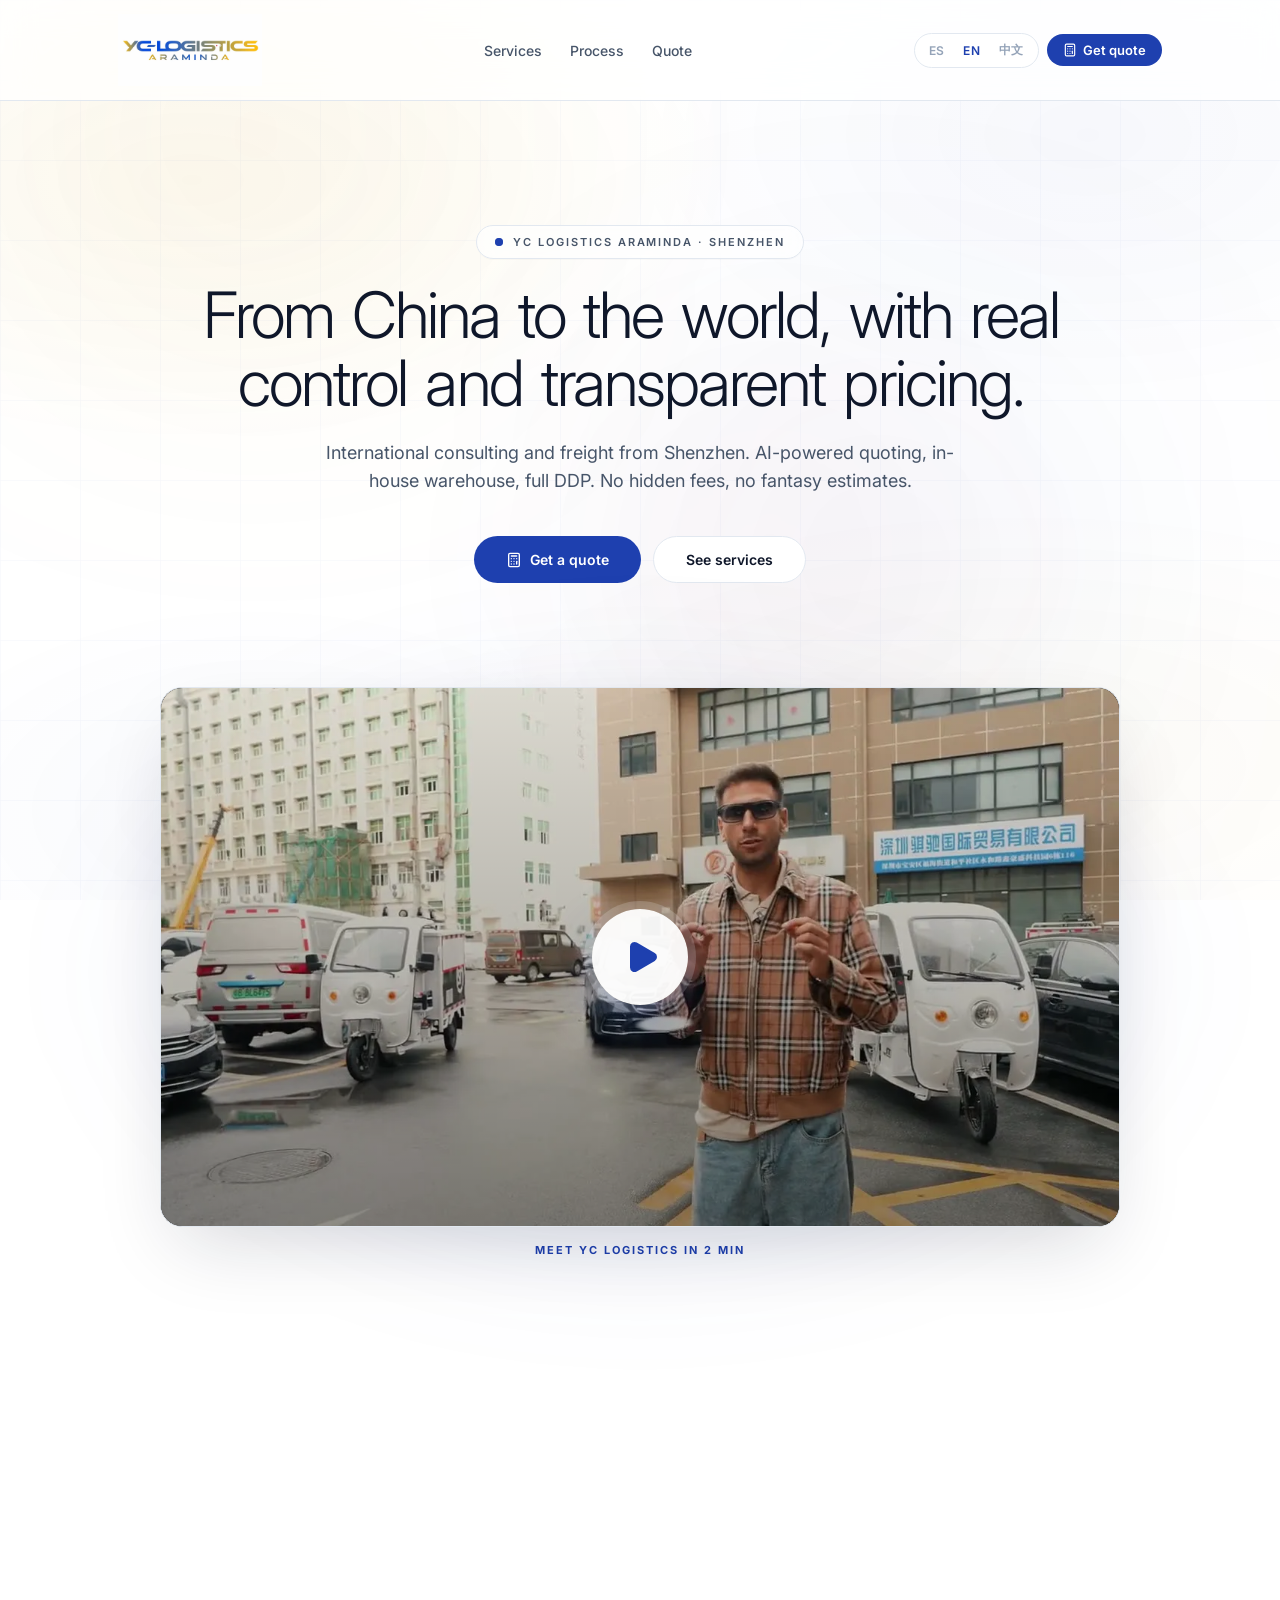
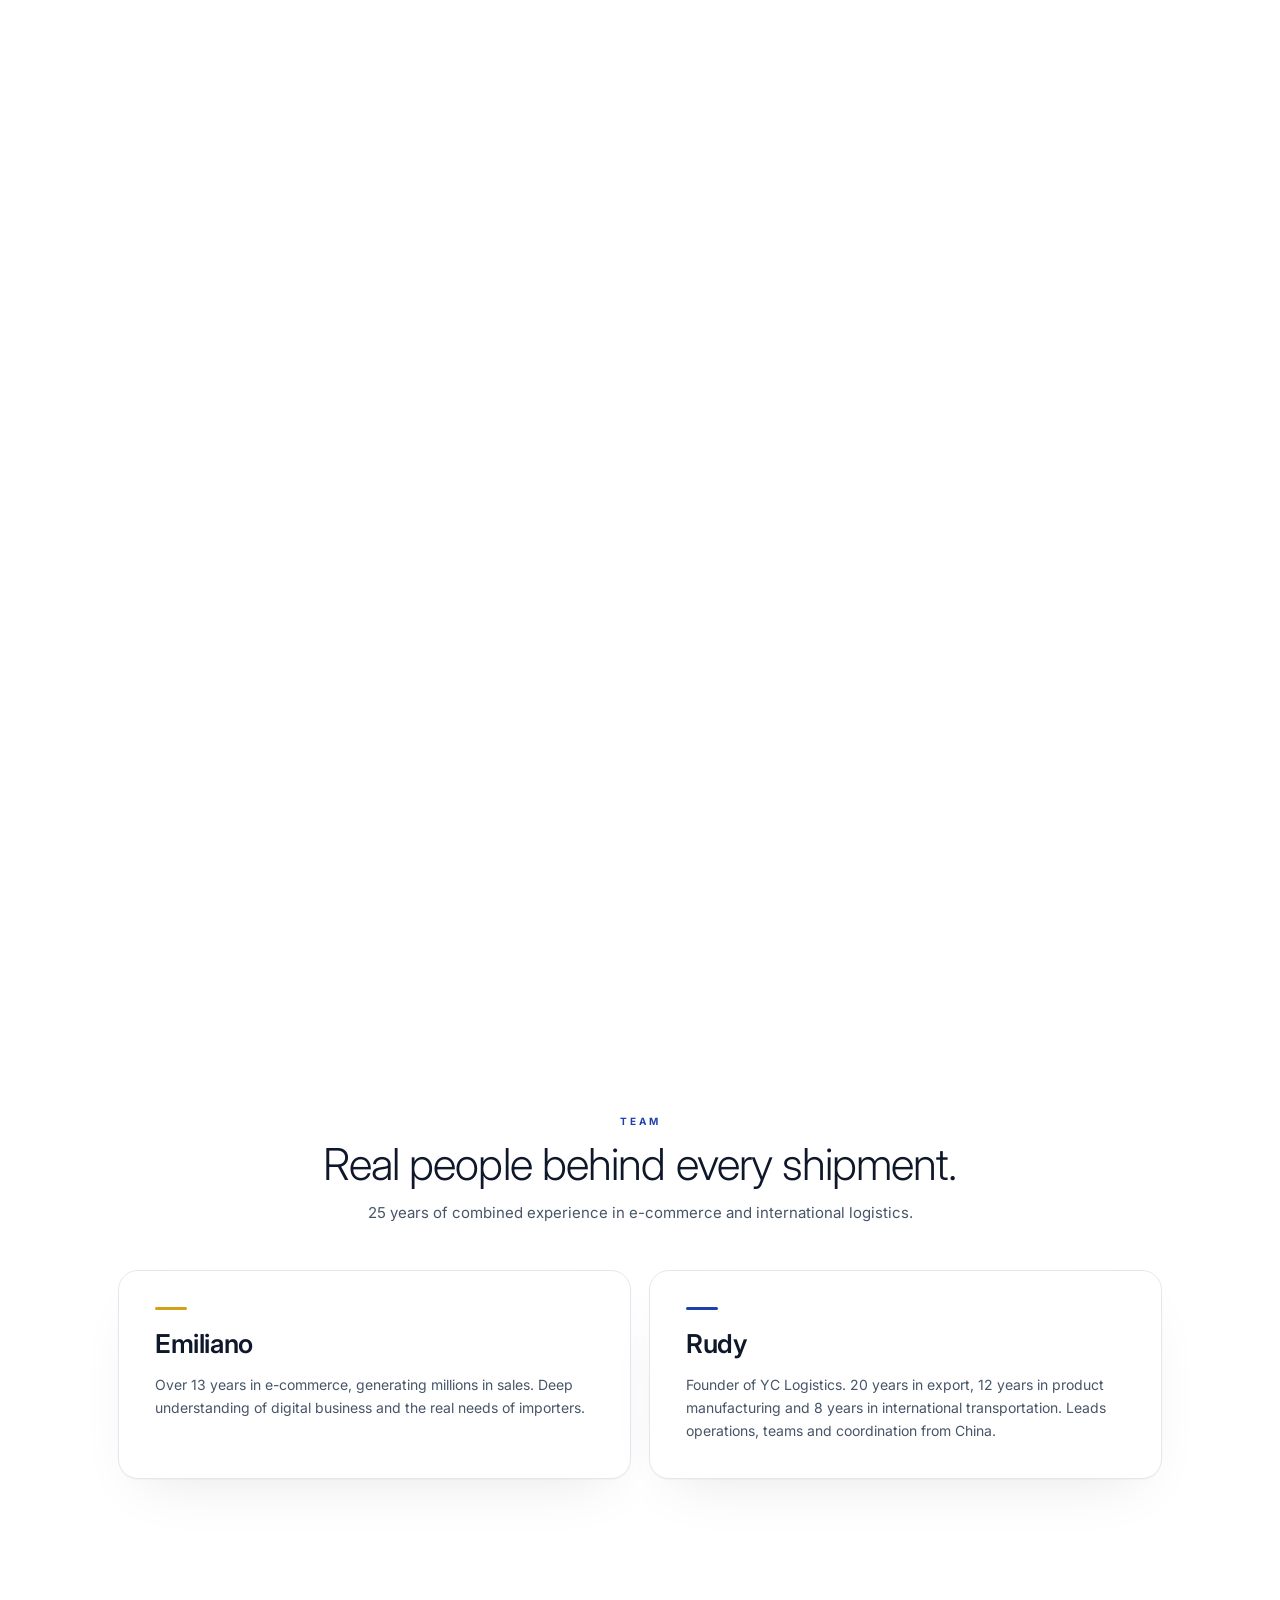
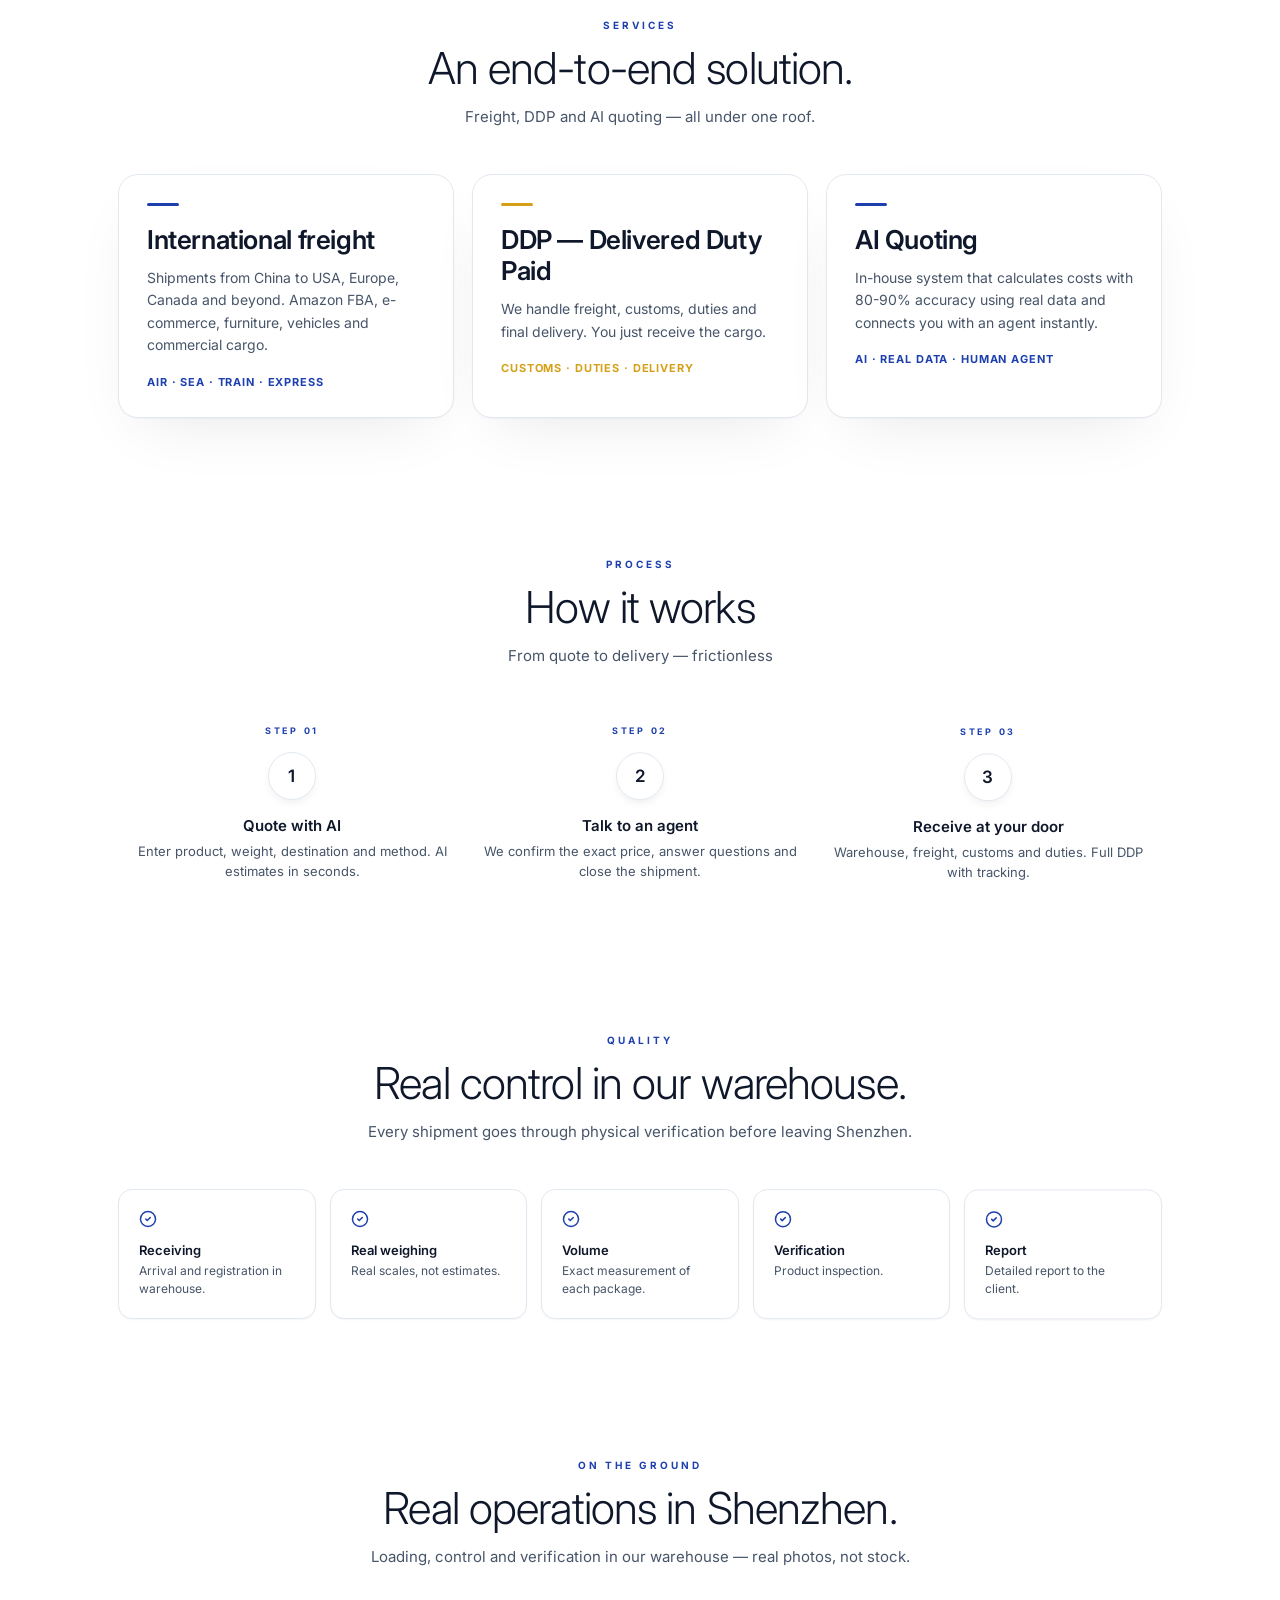
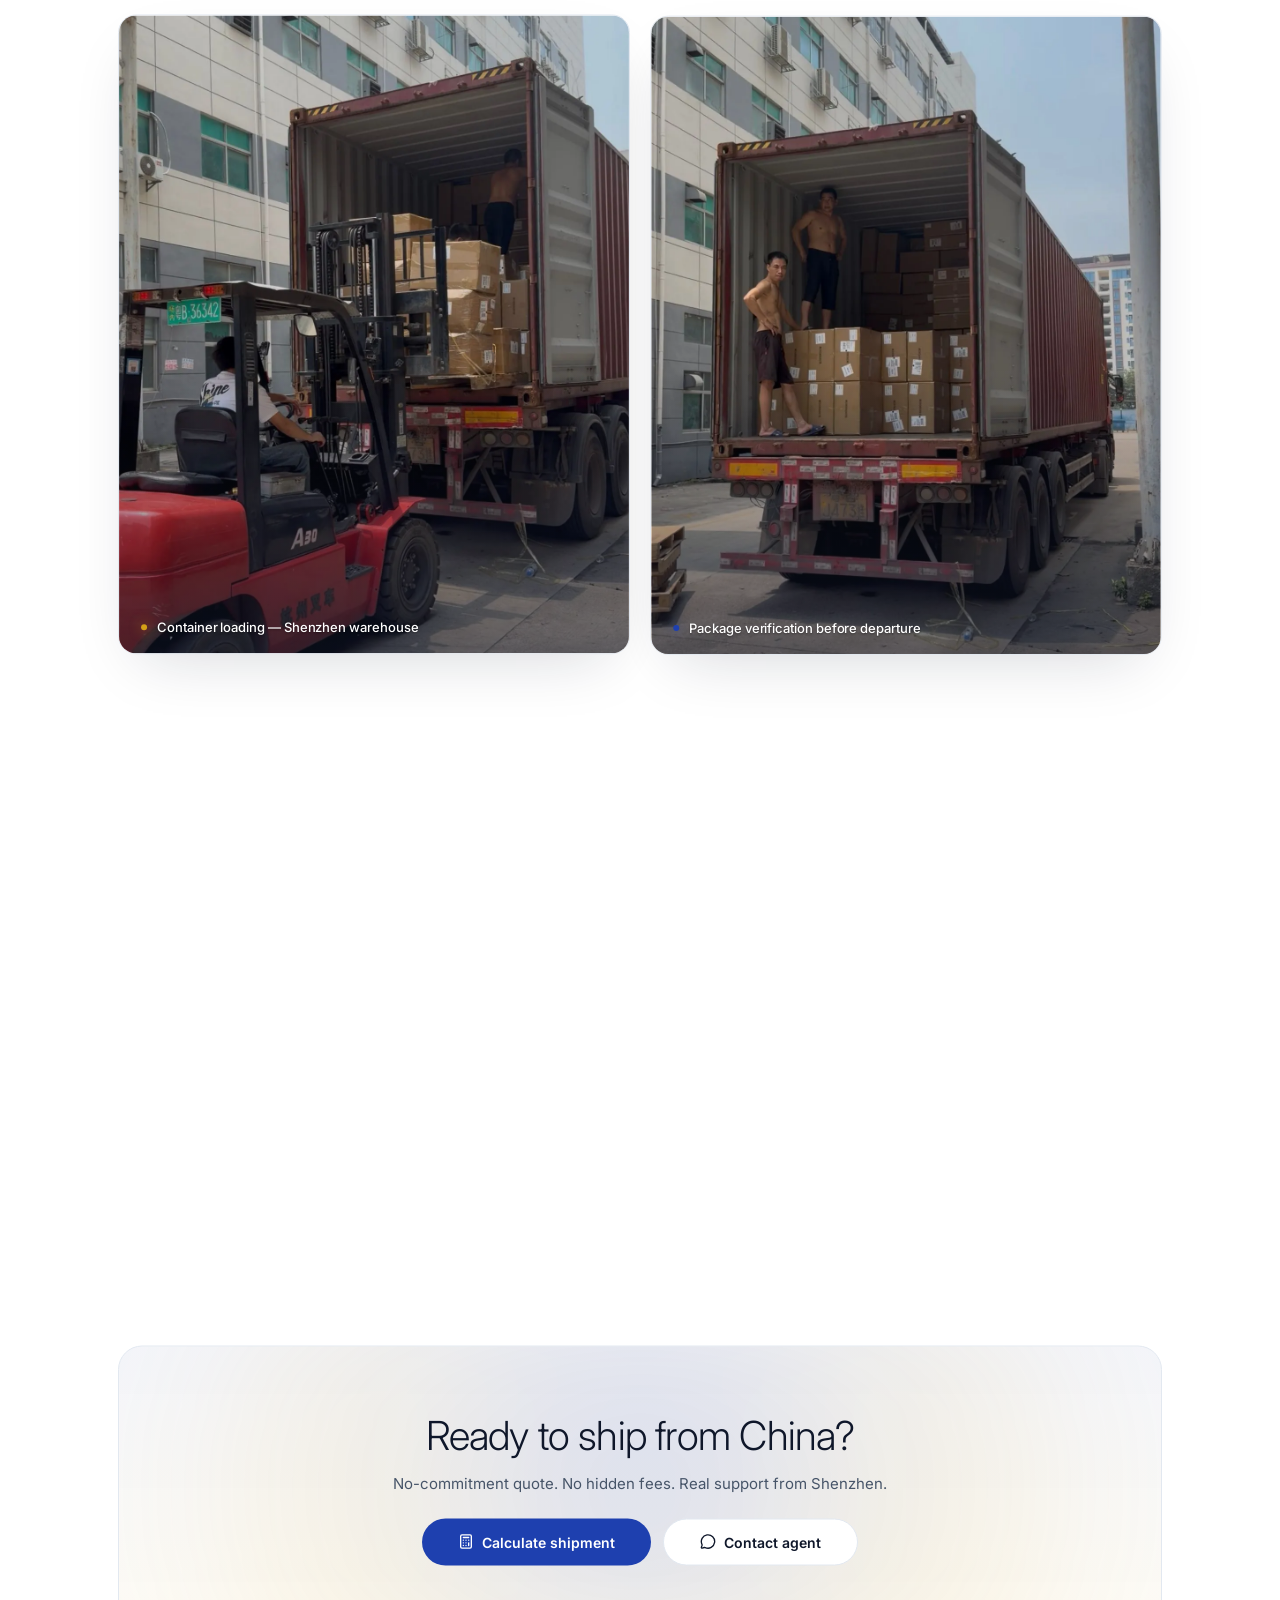
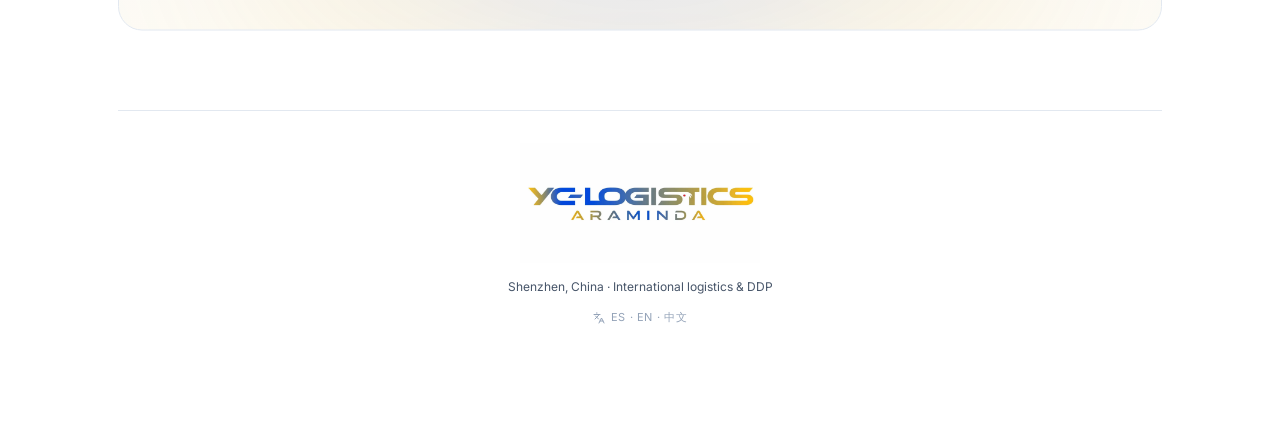
<file: yc-logistics-araminda/index.html>
<!doctype html>
<html lang="es">
  <head>
    <meta charset="UTF-8" />
    <meta name="viewport" content="width=device-width, initial-scale=1.0, viewport-fit=cover" />
    <meta name="theme-color" content="#FFFFFF" />
    <title>YC Logistics Araminda — Cotización en 30 segundos</title>
    <meta name="description" content="Logística internacional desde Shenzhen. Cotización con IA, almacén propio, DDP integral. Sin costes ocultos." />
    <link rel="preconnect" href="https://fonts.googleapis.com" />
    <link rel="preconnect" href="https://fonts.gstatic.com" crossorigin />
    <link rel="preload" as="image" href="/yc-logistics-araminda/logo.webp" />
    <link rel="preload" as="image" href="/yc-logistics-araminda/poster.webp" />
    <link rel="stylesheet" href="https://fonts.googleapis.com/css2?family=Inter:wght@300;400;500;600;700&display=swap" />
    <script type="module" crossorigin src="/yc-logistics-araminda/assets/index-ojo51H_t.js"></script>
    <link rel="stylesheet" crossorigin href="/yc-logistics-araminda/assets/index-T5loSfdl.css">
  </head>
  <body>
    <div id="root"></div>
  </body>
</html>
</file>
<file: yc-logistics-araminda/assets/index-T5loSfdl.css>
*,*:before,*:after{box-sizing:border-box}html,body,#root{margin:0;padding:0;min-height:100vh;background:#fff;color:#0f172a;font-family:Inter,system-ui,-apple-system,sans-serif;-webkit-font-smoothing:antialiased;-moz-osx-font-smoothing:grayscale}html{scroll-behavior:smooth;overflow-x:hidden}body{overflow-x:hidden}::-webkit-scrollbar{width:8px}::-webkit-scrollbar-track{background:#f8fafc}::-webkit-scrollbar-thumb{background:#1e40af33;border-radius:4px}::-webkit-scrollbar-thumb:hover{background:#1e40af66}button{font-family:inherit}img,video{max-width:100%;height:auto}
</file>
